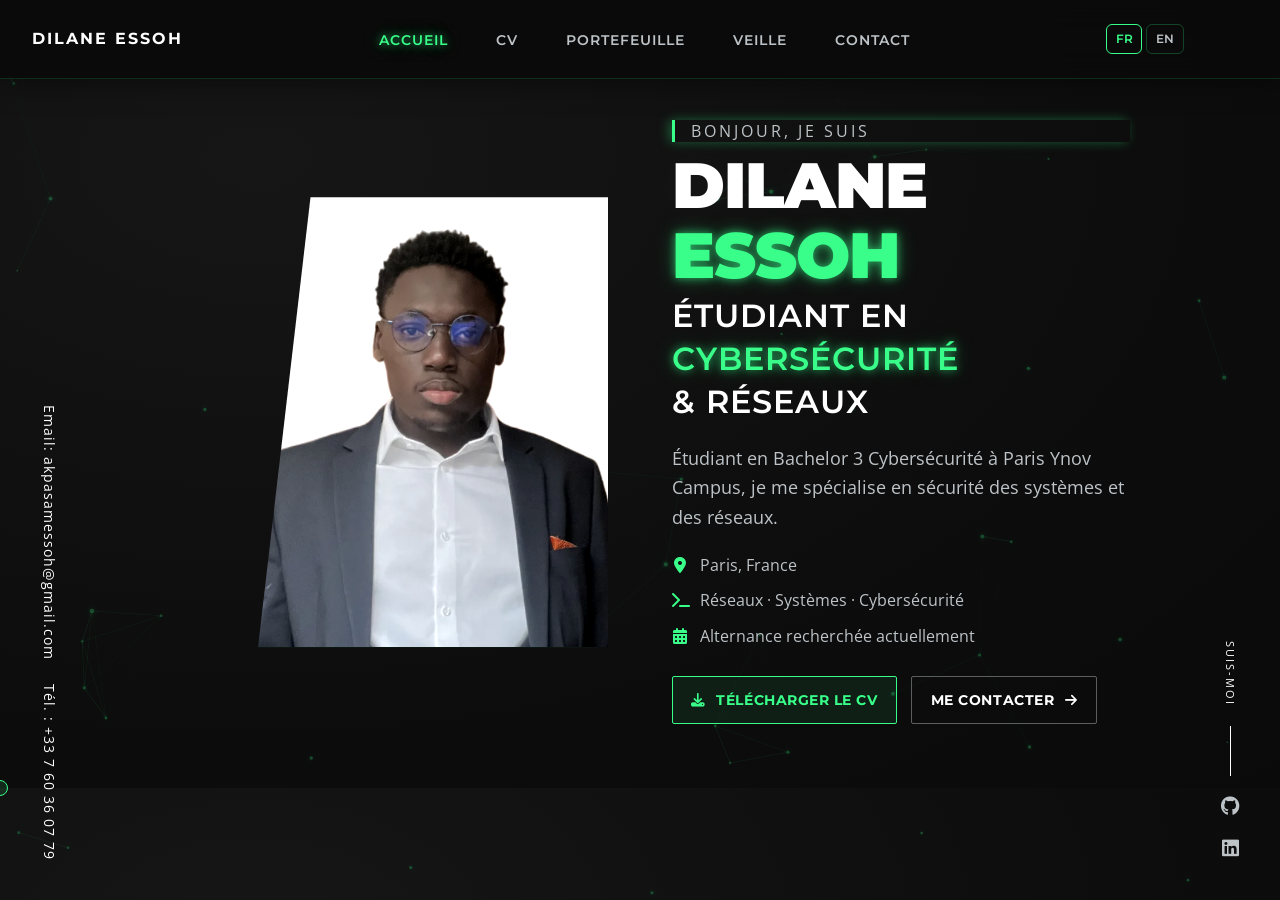
<file: index.html>
<!DOCTYPE html>
<html lang="fr">
<head>
    <meta charset="UTF-8">
    <meta name="viewport" content="width=device-width, initial-scale=1.0">
    <title>Dilane ESSOH - Portfolio</title>
    <link rel="preconnect" href="https://fonts.googleapis.com">
    <link rel="preconnect" href="https://fonts.gstatic.com" crossorigin>
    <link href="https://fonts.googleapis.com/css2?family=Montserrat:wght@600;700&family=Open+Sans:wght@400;600&family=Playfair+Display:ital@1&display=swap" rel="stylesheet">
    <link rel="stylesheet" href="https://cdnjs.cloudflare.com/ajax/libs/font-awesome/6.4.0/css/all.min.css">
    <link rel="stylesheet" href="./styles/style.css?v=20261015-network">
    <link rel="stylesheet" href="./styles/cyber-enhancements.css">
</head>
<body>

    <canvas id="networkCanvas"
        aria-hidden="true"
        style="position:fixed;top:0;left:0;width:100%;height:100%;z-index:0;pointer-events:none;opacity:0.35;display:block;"></canvas>

    <header>
        <a href="#maison" class="brand-name">Dilane <strong>ESSOH</strong></a>
        <nav aria-label="Navigation principale">
            <ul>
                <li><a href="#maison" class="active">Accueil</a></li>
                <li><a href="#cv">CV</a></li>
                <li><a href="#portefeuille" data-link>Portfolio</a></li>
                <li><a href="#blog">Veille</a></li>
                <li><a href="#contact">Contact</a></li>
            </ul>
        </nav>
        <div class="language-switch" role="group" aria-label="Choisir la langue">
            <button type="button" data-language="fr" aria-pressed="true">FR</button>
            <button type="button" data-language="en" aria-pressed="false">EN</button>
        </div>
    </header>

    <div class="contact-fixe">
        <a href="mailto:akpasamessoh@gmail.com">Email: akpasamessoh@gmail.com</a>
        <a href="tel:+33760360779">Tél. : +33 7 60 36 07 79</a>
    </div>

    <aside class="social-fixe">
        <div class="social-inner">
            <span class="vertical-label">Suis-moi</span>
            <div class="vertical-line"></div>
            <a href="https://github.com/idlane-max" target="_blank" rel="noopener noreferrer" aria-label="GitHub de Dilane ESSOH"><i class="fab fa-github"></i></a>
            <a href="https://linkedin.com/in/dilane-essoh" target="_blank" rel="noopener noreferrer" aria-label="LinkedIn de Dilane ESSOH"><i class="fab fa-linkedin"></i></a>
        </div>
    </aside>

    <main id="app-content" class="page-scroll">
        <div class="home-hero fade-in">
            <div class="hero-visual">
                <div class="image-cutout">
                    <img src="./assets/img-cv.png" alt="Dilane ESSOH">
                </div>
            </div>
            <div class="hero-content">
                <p class="greeting">Bonjour, je suis</p>
                <h1 class="hero-name">Dilane <span class="accent">ESSOH</span></h1>
                <h2 class="hero-title">Bachelor <span class="accent">Cybersécurité</span> &amp; Réseaux</h2>
                <p class="hero-desc">Étudiant en Bachelor 3 Cybersécurité · Paris Ynov Campus<br>Paris, France · Alternance recherchée actuellement</p>
                <div class="home-actions">
                    <a href="#cv" class="btn-primary">Voir mon CV</a>
                    <a href="#portefeuille" class="btn-secondary">Voir mes projets</a>
                </div>
                <div class="terminal-panel" aria-label="Terminal de présentation">
                    <div class="terminal-header" aria-hidden="true">
                        <span class="terminal-dot terminal-dot--red"></span>
                        <span class="terminal-dot terminal-dot--yellow"></span>
                        <span class="terminal-dot terminal-dot--green"></span>
                    </div>
                    <div class="terminal-body" aria-live="polite"><span class="prompt">$</span> whoami</div>
                </div>
            </div>
        </div>
    </main>

    <div class="cursor" aria-hidden="true"></div>

    <script src="./scripts/i18n.js?v=20261015-4"></script>
    <script src="./scripts/router.js?v=20261015"></script>
    <script src="./scripts/script.js?v=20261015"></script>
    <script src="./scripts/portefeuille.js?v=20261015"></script>
    <script src="./scripts/cyber-enhancements.js?v=20261015"></script>

    <script>
    (function () {
        const canvas = document.getElementById('networkCanvas');
        const ctx = canvas.getContext('2d');
        const PRIMARY = '57, 255, 138';
        let nodes = [];

        function resize() {
            canvas.width = window.innerWidth;
            canvas.height = window.innerHeight;
        }
        resize();
        window.addEventListener('resize', resize);

        function createNodes(n) {
            nodes = [];
            for (let i = 0; i < n; i++) {
                nodes.push({
                    x: Math.random() * canvas.width,
                    y: Math.random() * canvas.height,
                    vx: (Math.random() - 0.5) * 0.35,
                    vy: (Math.random() - 0.5) * 0.35,
                    r: Math.random() * 1.5 + 0.8
                });
            }
        }
        createNodes(55);

        function draw() {
            ctx.clearRect(0, 0, canvas.width, canvas.height);
            for (let i = 0; i < nodes.length; i++) {
                for (let j = i + 1; j < nodes.length; j++) {
                    const dx = nodes[i].x - nodes[j].x;
                    const dy = nodes[i].y - nodes[j].y;
                    const dist = Math.sqrt(dx * dx + dy * dy);
                    if (dist < 160) {
                        ctx.beginPath();
                        ctx.strokeStyle = `rgba(${PRIMARY}, ${(1 - dist / 160) * 0.45})`;
                        ctx.lineWidth = 0.6;
                        ctx.moveTo(nodes[i].x, nodes[i].y);
                        ctx.lineTo(nodes[j].x, nodes[j].y);
                        ctx.stroke();
                    }
                }
            }
            nodes.forEach(n => {
                ctx.beginPath();
                ctx.arc(n.x, n.y, n.r, 0, Math.PI * 2);
                ctx.fillStyle = `rgba(${PRIMARY}, 0.7)`;
                ctx.shadowColor = `rgba(${PRIMARY}, 0.9)`;
                ctx.shadowBlur = 6;
                ctx.fill();
                ctx.shadowBlur = 0;
                n.x += n.vx;
                n.y += n.vy;
                if (n.x < 0 || n.x > canvas.width) n.vx *= -1;
                if (n.y < 0 || n.y > canvas.height) n.vy *= -1;
            });
            requestAnimationFrame(draw);
        }
        draw();
    })();
    </script>
</body>
</html>
</file>
<file: styles/style.css>
/* Variables CSS de la Charte Graphique */
:root {
    --primary-color: #2ECC71;           /* Vert émeraude */
    --primary-bright: #39ff8a;          /* Vert neon hyper-fluorescent */
    --primary-glow: rgba(46, 204, 113, 0.55);   /* Halo vert */
    --primary-glow-soft: rgba(46, 204, 113, 0.15); /* Halo diffus */
    --bg-color: #111111;                /* Noir profond */
    --bg-alt: #0d0d0d;                  /* Fond sections alternées */
    --text-color: #FFFFFF;
    --secondary-text: #BDC3C7;

    --font-title: 'Montserrat', sans-serif;
    --font-body: 'Open Sans', sans-serif;
    --font-quote: 'Playfair Display', serif;

    /* Glows réutilisables */
    --glow-sm:  0 0 8px var(--primary-glow);
    --glow-md:  0 0 15px var(--primary-glow), 0 0 30px rgba(46,204,113,0.25);
    --glow-lg:  0 0 20px var(--primary-glow), 0 0 50px rgba(46,204,113,0.3), 0 0 80px rgba(46,204,113,0.1);
    --text-glow-sm: 0 0 8px rgba(46,204,113,0.8), 0 0 20px rgba(46,204,113,0.4);
    --text-glow-md: 0 0 10px rgba(46,204,113,1), 0 0 25px rgba(46,204,113,0.6), 0 0 50px rgba(46,204,113,0.3);
}

* {
    margin: 0;
    padding: 0;
    box-sizing: border-box;
}

body {
    background: radial-gradient(ellipse at 20% 20%, #161616 0%, #0d0d0d 60%, #0a0a0a 100%);
    color: var(--text-color);
    font-family: var(--font-body);
    margin: 0;
    overflow-x: hidden;
}

/* --- Navigation (Haut) --- */
header {
    position: fixed;
    top: 0;
    left: 0;
    display: flex;
    justify-content: space-between;
    align-items: center;
    padding: 1.5rem 6rem 1.5rem 2rem;
    width: 100%;
    z-index: 1000;
    background-color: rgba(10, 10, 10, 0.92);
    backdrop-filter: blur(16px);
    border-bottom: 1px solid rgba(46, 204, 113, 0.18);
    box-shadow: 0 2px 30px rgba(0, 0, 0, 0.5);
    transition: border-color 0.4s ease;
}
header:hover {
    border-bottom-color: rgba(46, 204, 113, 0.35);
}

nav ul {
    list-style: none;
    display: flex;
    gap: 3rem;
}

nav a {
    text-decoration: none;
    color: var(--secondary-text);
    font-family: var(--font-title);
    font-weight: 600;
    font-size: 0.9rem;
    text-transform: uppercase;
    letter-spacing: 1px;
    transition: color 0.3s ease;
}

nav a:hover, nav a.active {
    color: var(--primary-bright);
    text-shadow: var(--text-glow-sm);
}

.brand-name {
    font-family: var(--font-title);
    font-weight: 700;
    font-size: 1.0rem;
    letter-spacing: 2px;
    color: var(--text-color);
    white-space: nowrap;
    text-transform: uppercase;
    text-decoration: none;
    transition: text-shadow 0.3s ease;
}
.brand-name:hover {
    text-shadow: var(--text-glow-sm);
    color: var(--primary-bright);
}

/* --- Contact Bas Gauche Fixe --- */
.contact-fixe {
    position: fixed;
    bottom: 40px;
    left: 40px;
    z-index: 1000;
    display: flex;
    gap: 1.5rem;
    writing-mode: vertical-rl;
    text-orientation: mixed;
}

.contact-fixe a {
    color: var(--text-color);
    font-size: 0.85rem;
    margin: 0;
    font-family: var(--font-body);
    letter-spacing: 1px;
    text-decoration: none;
    transition: color 0.3s ease;
}

.contact-fixe a:hover {
    color: var(--primary-bright);
    text-shadow: var(--text-glow-sm);
}

/* --- Réseaux Sociaux Droite Fixes --- */
.social-fixe {
    position: fixed;
    right: 40px;
    bottom: 40px;
    z-index: 1000;
}

.social-inner {
    display: flex;
    flex-direction: column;
    align-items: center;
    gap: 20px;
}

.vertical-label {
    writing-mode: vertical-rl;
    color: var(--text-color);
    text-transform: uppercase;
    font-size: 0.7rem;
    letter-spacing: 2px;
}

.vertical-line {
    width: 1px;
    height: 50px;
    background: var(--text-color);
}

.social-fixe i {
    color: var(--secondary-text);
    font-size: 1.2rem;
    transition: all 0.3s ease;
}

.social-fixe i:hover {
    color: var(--primary-bright);
    filter: drop-shadow(0 0 6px var(--primary-glow)) drop-shadow(0 0 14px rgba(46,204,113,0.4));
    transform: scale(1.2);
}

h1 {
    font-family: var(--font-title);
    font-size: 2.5rem;
    margin-bottom: 1rem;
    line-height: 1.2;
}

.accent {
    color: var(--primary-bright);
    text-shadow: var(--text-glow-sm);
}

/* --- Animations --- */
@keyframes fadeEffect {
    from { opacity: 0; transform: translateY(10px); }
    to { opacity: 1; transform: translateY(0); }
}

.fade-in {
    animation: fadeEffect 1.5s ease-out;
}

/* --- Styles pour les différentes pages --- */
#app-content {
    position: relative;
    z-index: 1;
    padding: 120px 150px 2rem 150px;
    animation: fadeEffect 0.5s ease-out;
}

/* CV Page */
.cv-container {
    max-width: 1200px;
    margin: 0 auto;
}

.cv-container h1 {
    margin-bottom: 2rem;
}

/* Portfolio Page */


/* Responsive design */
@media (max-width: 768px) {
    /* Masquer les éléments fixes sur mobile pour libérer de l'espace */
    .contact-fixe,
    .social-fixe {
        display: none;
    }

    header {
        padding: 1rem;
        flex-direction: column;
        background-color: #1C1C1C;
    }

    nav ul {
        gap: 1rem;
        flex-wrap: wrap;
        justify-content: center;
        margin-top: 1rem;
    }

    nav a {
        font-size: 0.75rem;
    }

    .contact-content {
        grid-template-columns: 1fr;
        gap: 1.5rem;
    }

    .projects-grid {
        grid-template-columns: 1fr;
    }

    #app-content {
        padding: 160px 1rem 1rem 1rem;
    }
}

/* --- Styles spécifiques pour la nouvelle page CV --- */
.cv-header-grid {
    display: grid;
    grid-template-columns: 1fr 2fr;
    gap: 4rem;
    align-items: center; /* Centré verticalement comme la Hero section */
    margin-bottom: 4rem;
}

.photo-container-large {
    max-width: 200px;
    margin: 0 auto;
}

.photo-container-large img {
    width: 100%;
    height: auto;
    border-radius: 5px; /* Rayon plus petit selon l'inspiration */
    border: none; /* Plus épuré */
    box-shadow: 0 10px 30px rgba(0, 0, 0, 0.5);
    object-fit: cover;
}

.cv-presentation-section {
    display: flex;
    flex-direction: column;
    gap: 1rem;
}

.cv-title {
    font-family: var(--font-title);
    font-size: 2.5rem; /* Plus grand */
    font-weight: 700;
    text-transform: uppercase;
    letter-spacing: 0.05em;
    line-height: 1.2;
    margin-bottom: 0.5rem;
}

.cv-subtitle {
    font-family: var(--font-body);
    font-size: 1.2rem;
    color: var(--text-color);
    font-weight: 600;
    margin-bottom: 1.5rem;
}

.cv-bio {
    font-family: var(--font-body);
    font-style: normal;
    font-size: 1rem;
    color: var(--secondary-text);
    border-left: 2px solid var(--primary-color); /* Ligne d'accent verticale */
    padding-left: 2rem;
    margin: 1.5rem 0 2.5rem 0;
    line-height: 1.8;
}

.cv-details-grid {
    display: grid;
    grid-template-columns: 1fr;
    gap: 1.5rem;
}



.info-item {
    display: flex;
    align-items: center;
    gap: 1rem;
    color: var(--secondary-text);
    font-size: 0.95rem;
}

.download-btn {
    display: inline-block;
    background-color: var(--primary-color);
    color: var(--bg-color);
    padding: 1rem 2.5rem;
    font-family: var(--font-title);
    font-weight: 700;
    text-transform: uppercase;
    text-decoration: none;
    border-radius: 50px;
    transition: all 0.3s ease;
    letter-spacing: 1px;
}

.download-btn:hover {
    background-color: transparent;
    color: var(--primary-color);
    box-shadow: 0 0 20px rgba(46, 204, 113, 0.4);
    border: 2px solid var(--primary-color);
    transform: translateY(-3px);
    padding: calc(1rem - 2px) calc(2.5rem - 2px);
}

.download-section-left {
    text-align: left;
}

/* Responsive CV */
@media (max-width: 768px) {
    .cv-header-grid {
        grid-template-columns: 1fr;
        gap: 2rem;
        text-align: center;
    }

    .photo-container-large {
        max-width: 250px;
        margin: 0 auto;
    }

    .cv-bio {
        border-left: none;
        border-top: 3px solid var(--primary-color);
        padding-left: 0;
        padding-top: 1rem;
    }

    .cv-detail-block h3 {
        justify-content: center;
    }

    .info-grid {
        justify-items: center;
    }
    
    .col-6 {
        width: 100%; /* Pleine largeur sur mobile */
    }
}

/* --- Styles pour la nouvelle section Contact CV --- */
.cv-contact-specific {
    margin-top: 2rem;
    padding-top: 1.5rem;
    border-top: 1px solid rgba(46, 204, 113, 0.2);
}

.label-green {
    color: var(--primary-bright);
    font-weight: 700;
    margin-right: 0.5rem;
    text-shadow: var(--text-glow-sm);
}

.residence-line, .residence-line a:hover {
    font-size: 1.1rem;
    margin-bottom: 0.5rem;
    color: var(--text-color);
}

.contact-line {
    color: var(--secondary-text);
    font-size: 1rem;
    margin-bottom: 1rem;
}

.cv-contact-specific a {
    color: var(--secondary-text);
    text-decoration: none;
    transition: all 0.3s ease;
}

.cv-contact-specific a:hover {
    color: var(--primary-bright);
    text-shadow: var(--text-glow-sm);
}

 

.titre-section {
    font-family: var(--font-title);
    color: var(--primary-bright);
    font-size: 2rem;
    margin-bottom: 2rem;
    text-transform: uppercase;
    letter-spacing: 2px;
    text-shadow: var(--text-glow-sm);
    position: relative;
    display: inline-block;
}
.titre-section::after {
    content: '';
    position: absolute;
    left: 0;
    bottom: -8px;
    width: 60px;
    height: 2px;
    background: var(--primary-bright);
    box-shadow: var(--glow-sm);
    border-radius: 2px;
}

.row {
    display: flex;
    flex-wrap: wrap;
    margin: 0 -1rem; /* Compensation du padding des colonnes */
}

.col-6 {
    width: 50%;
    padding: 0 1rem;
    margin-bottom: 2rem;
}



.tags span {
    background-color: var(--primary-color);
    color: var(--bg-color);
    padding: 0.3rem 0.8rem;
    border-radius: 4px;
    font-size: 0.8rem;
    font-weight: 600;
}

/* --- Styles pour la section Langues --- */
.section-langues {
    margin-top: 4rem;
    padding-top: 2rem;
    border-top: 1px solid rgba(255, 255, 255, 0.1);
}

.langues-container {
    max-width: 800px;
    margin: 0 auto;
}

.langue-item {
    margin-bottom: 1.5rem;
}

.langue-info {
    display: flex;
    justify-content: space-between;
    margin-bottom: 0.5rem;
    color: var(--text-color);
    font-weight: 600;
}

/* --- Styles pour la section Compétences Programmation (Cercles) --- */
.section-prog {
    margin-top: 4rem;
    padding-top: 2rem;
    border-top: 1px solid rgba(255, 255, 255, 0.1);
}

.circles-container {
    display: flex;
    flex-wrap: wrap;
    justify-content: center;
    gap: 3rem;
    margin-top: 2rem;
}

.circle-item {
    display: flex;
    flex-direction: column;
    align-items: center;
    text-align: center;
}

.circle-wrap {
    position: relative;
    width: 120px;
    height: 120px;
}

.circle-wrap svg {
    transform: rotate(-90deg);
}

.circle-bg {
    fill: none;
    stroke: rgba(255, 255, 255, 0.1);
    stroke-width: 10;
}

.circle-progress {
    fill: none;
    stroke: var(--primary-color);
    stroke-width: 10;
    stroke-dasharray: 339;
    stroke-linecap: round;
    transition: stroke-dashoffset 1s ease-in-out;
}

.circle-number {
    position: absolute;
    top: 50%;
    left: 50%;
    transform: translate(-50%, -50%);
    font-family: var(--font-title);
    font-size: 1.2rem;
    font-weight: 700;
    color: var(--text-color);
}

.circle-label {
    margin-top: 1rem;
    font-family: var(--font-body);
    font-weight: 600;
    color: var(--secondary-text);
    line-height: 1.4;
}

/* --- Styles pour la section Connaissances --- */
.section-connaissances {
    margin-top: 4rem;
    padding-top: 2rem;
    border-top: 1px solid rgba(255, 255, 255, 0.1);
    padding-bottom: 4rem;
}

.liste-expertises {
    list-style: none;
    padding: 0;
}

.liste-expertises li {
    display: flex;
    align-items: center;
    margin-bottom: 1.5rem;
    background-color: rgba(255, 255, 255, 0.03);
    padding: 1rem;
    border-radius: 8px;
    border-left: 3px solid var(--primary-color);
    transition: transform 0.3s ease;
}

.liste-expertises li:hover {
    transform: translateX(10px);
    background-color: rgba(46, 204, 113, 0.1);
}

.liste-expertises i {
    color: var(--primary-color);
    font-size: 1.5rem;
    margin-right: 1rem;
    width: 30px;
    text-align: center;
}

.liste-expertises span {
    color: var(--text-color);
    font-size: 1rem;
    font-weight: 600;
}

/* --- Styles pour les sections Education et Expériences --- */
.section-education,
.section-experiences {
    margin-top: 4rem;
    padding-top: 2rem;
    border-top: 1px solid rgba(255, 255, 255, 0.1);
}

.cv-list {
    list-style: none;
    padding-left: 0;
    margin-top: 0.5rem;
}

.cv-list li {
    position: relative;
    padding-left: 1.5rem;
    margin-bottom: 0.5rem;
    color: var(--secondary-text);
    line-height: 1.6;
}

.cv-list li::before {
    content: '•';
    color: var(--primary-color);
    position: absolute;
    left: 0;
    font-weight: bold;
}

/* --- Styles pour les Cartes Expérience & Education --- */
.experience-grid {
    display: grid;
    grid-template-columns: 1fr;
    gap: 1.5rem;
}

.experience-card {
    background-color: rgba(255, 255, 255, 0.03);
    border: 1px solid rgba(46, 204, 113, 0.2);
    border-radius: 10px;
    padding: 1.5rem;
    transition: all 0.3s ease;
    position: relative;
    overflow: hidden;
}

.experience-card:hover {
    transform: translateY(-3px);
    box-shadow: var(--glow-md), 0 8px 25px rgba(0,0,0,0.4);
    border-color: var(--primary-bright);
}

.exp-header {
    display: flex;
    gap: 1.5rem;
    align-items: flex-start;
    margin-bottom: 1rem;
}

.exp-icon {
    background-color: rgba(46, 204, 113, 0.08);
    color: var(--primary-bright);
    min-width: 50px;
    height: 50px;
    border-radius: 12px;
    display: flex;
    align-items: center;
    justify-content: center;
    font-size: 1.5rem;
    border: 1px solid rgba(46, 204, 113, 0.2);
    transition: all 0.3s ease;
    filter: drop-shadow(0 0 4px rgba(46,204,113,0.3));
}
.experience-card:hover .exp-icon {
    background-color: rgba(46, 204, 113, 0.15);
    filter: drop-shadow(0 0 8px rgba(46,204,113,0.7));
    border-color: var(--primary-bright);
}

.exp-info {
    flex: 1;
}

.exp-info h3 {
    font-family: var(--font-title);
    font-size: 1.2rem;
    color: var(--text-color);
    margin-bottom: 0.3rem;
}

.exp-role {
    display: block;
    color: var(--primary-bright);
    font-weight: 600;
    font-size: 0.9rem;
    margin-bottom: 0.2rem;
    text-shadow: 0 0 6px rgba(46,204,113,0.5);
}

.exp-date {
    display: block;
    color: var(--secondary-text);
    font-size: 0.9rem;
    font-style: italic;
}

.exp-details {
    list-style: none;
    padding: 0.8rem 0 0 0;
    margin: 0;
    border-top: 1px solid rgba(46, 204, 113, 0.1);
}

.exp-details li {
    position: relative;
    padding-left: 1.5rem;
    margin-bottom: 0.5rem;
    color: var(--secondary-text);
    font-size: 0.95rem;
    line-height: 1.6;
}

.exp-details li::before {
    content: '▹';
    color: var(--primary-bright);
    text-shadow: 0 0 6px rgba(46,204,113,0.8);
    position: absolute;
    left: 0;
    font-weight: bold;
}

/* --- Styles pour la section Intérêts --- */
.section-interets {
    margin-top: 4rem;
    padding-top: 2rem;
    border-top: 1px solid rgba(255, 255, 255, 0.1);
    padding-bottom: 4rem;
}
 
.interet-card {
    background-color: rgba(255, 255, 255, 0.03);
    border: 1px solid rgba(46, 204, 113, 0.2);
    border-radius: 10px;
    padding: 1.5rem;
    height: 100%;
    text-align: center;
    transition: transform 0.3s ease, box-shadow 0.3s ease;
}

.interet-card:hover {
    transform: translateY(-5px);
    box-shadow: var(--glow-md), 0 10px 30px rgba(0,0,0,0.5);
    border-color: var(--primary-bright);
}

.interet-icon {
    font-size: 2.5rem;
    color: var(--primary-bright);
    margin-bottom: 1rem;
    filter: drop-shadow(0 0 6px rgba(46,204,113,0.6));
    transition: filter 0.3s ease;
}
.interet-card:hover .interet-icon {
    filter: drop-shadow(0 0 12px rgba(46,204,113,0.9));
}

.interet-card h3 {
    font-family: var(--font-title);
    font-size: 1.2rem;
    color: var(--text-color);
    margin-bottom: 0.5rem;
}

.interet-card p {
    color: var(--secondary-text);
    font-size: 0.95rem;
    line-height: 1.6;
}

/* --- Animations Page CV --- */
@keyframes slideInUp {
    from {
        opacity: 0;
        transform: translateY(30px);
    }
    to {
        opacity: 1;
        transform: translateY(0);
    }
}

.cv-header-grid,
.section-education,
.section-experiences,
.section-langues,
.section-prog,
.section-connaissances,
.section-interets {
    opacity: 0; /* Caché au départ */
    animation: slideInUp 0.8s ease-out forwards;
}

/* Délais en cascade pour un effet fluide */
.cv-header-grid { animation-delay: 0.1s; }
.section-education { animation-delay: 0.3s; }
.section-experiences { animation-delay: 0.5s; }
.section-langues { animation-delay: 0.7s; }
.section-prog { animation-delay: 0.9s; }
.section-connaissances { animation-delay: 1.1s; }
.section-interets { animation-delay: 1.3s; }

/* --- Animations Portfolio (Cascade) --- */
.project-card {
    opacity: 0;
    animation: slideInUp 0.8s ease-out forwards;
}
.project-card:nth-child(1) { animation-delay: 0.1s; }
.project-card:nth-child(2) { animation-delay: 0.2s; }
.project-card:nth-child(3) { animation-delay: 0.3s; }
.project-card:nth-child(4) { animation-delay: 0.4s; }

/* --- Animations Contact (Cascade) --- */
.contact-info-box,
.contact-form-box {
    opacity: 0;
    animation: slideInUp 0.8s ease-out forwards;
}
.contact-info-box { animation-delay: 0.1s; }
.contact-form-box { animation-delay: 0.3s; }

/* --- Titre BLOG Massif --- */
.big-title {
    font-family: var(--font-title);
    font-weight: 900;
    font-size: clamp(3rem, 10vw, 10rem);
    color: var(--primary-bright);
    text-shadow: var(--text-glow-md);
    letter-spacing: 0.1em;
    margin: 0;
    line-height: 1;
    text-transform: uppercase;
    text-align: center;
}

/* --- Sous-titre "Prochainement" --- */
.status-label {
    font-family: var(--font-body);
    font-size: clamp(0.75rem, 2vw, 1.2rem);
    color: var(--secondary-text);
    text-align: center;
    margin-top: 0.5rem;
    letter-spacing: 0.3em;
    text-transform: capitalize;
}

/* --- Custom Cursor --- */
@keyframes cursorPulse {
    0%, 100% { box-shadow: 0 0 4px var(--primary-glow), 0 0 10px rgba(46,204,113,0.3); }
    50%       { box-shadow: 0 0 10px var(--primary-glow), 0 0 25px rgba(46,204,113,0.5); }
}
.cursor {
    width: 16px;
    height: 16px;
    border: 1.5px solid var(--primary-bright);
    background-color: rgba(57, 255, 138, 0.12);
    border-radius: 50%;
    position: fixed;
    pointer-events: none;
    z-index: 9999;
    transform: translate(-50%, -50%);
    transition: transform 0.08s ease, width 0.2s ease, height 0.2s ease;
    animation: cursorPulse 2s ease-in-out infinite;
}
.cursor.hover {
    width: 32px;
    height: 32px;
    background-color: rgba(57, 255, 138, 0.06);
}

@media (hover: none), (pointer: coarse) {
    .cursor {
        display: none;
    }
}

/* --- Nouveau Design Home Hero (Cyberpunk/Minimalist) --- */
.home-hero {
    display: flex;
    align-items: center;
    justify-content: center;
    gap: 4rem;
    min-height: 65vh;
    margin-bottom: 2rem;
}

.hero-visual {
    flex: 1;
    display: flex;
    justify-content: flex-end;
}

.image-cutout {
    position: relative;
    width: 350px;
    height: 450px;
    clip-path: polygon(15% 0, 100% 0, 100% 100%, 0% 100%);
    overflow: hidden;
    box-shadow: -10px 10px 0px rgba(57,255,138,0.12), -20px 20px 40px rgba(46,204,113,0.06);
    transition: box-shadow 0.4s ease;
}
.image-cutout:hover {
    box-shadow: -10px 10px 0px rgba(57,255,138,0.25), -20px 20px 60px rgba(46,204,113,0.15);
}

.image-cutout img {
    width: 100%;
    height: 100%;
    object-fit: cover;
    transform: scale(1.1);
    transition: transform 0.5s ease, filter 0.5s ease;
    filter: grayscale(30%) contrast(1.1); /* Look studio cinématique */
}

.image-cutout:hover img {
    transform: scale(1.0);
    filter: grayscale(0%) contrast(1.0);
}

.hero-content {
    flex: 1;
    text-align: left;
}

.greeting {
    font-family: var(--font-body);
    font-size: 1rem;
    color: var(--secondary-text);
    margin-bottom: 0.5rem;
    text-transform: uppercase;
    letter-spacing: 3px;
    border-left: 3px solid var(--primary-bright);
    box-shadow: -3px 0 12px rgba(46,204,113,0.4);
    padding-left: 1rem;
}

.hero-name {
    font-size: clamp(2.5rem, 5vw, 4rem);
    font-weight: 900;
    margin-bottom: 0.2rem;
    line-height: 1.1;
    letter-spacing: -1px;
    color: var(--text-color);
    text-transform: uppercase;
    text-shadow: 0 0 60px rgba(255,255,255,0.05);
}

.hero-title {
    font-family: var(--font-title);
    font-size: 2rem;
    color: var(--text-color);
    margin-bottom: 1.5rem;
    font-weight: 600;
    text-transform: uppercase;
    letter-spacing: 1px;
}

.hero-desc {
    font-size: 1.1rem;
    color: var(--secondary-text);
    max-width: 550px;
    line-height: 1.7;
    margin-bottom: 1.5rem;
}

.about-preview p {
    color: var(--secondary-text);
    border-top: 1px solid rgba(46, 204, 113, 0.2);
    padding-top: 1rem;
    max-width: 500px;
    line-height: 1.7;
}

.hero-content {
    max-width: 620px;
}

.hero-title {
    line-height: 1.35;
    margin-bottom: 1.25rem;
}

.hero-desc {
    margin-bottom: 1.25rem;
}

.hero-details {
    display: grid;
    gap: 0.7rem;
    margin: 0 0 1.8rem;
    color: var(--secondary-text);
    list-style: none;
}

.hero-details li {
    display: flex;
    align-items: center;
    gap: 0.75rem;
    line-height: 1.5;
}

.hero-details i {
    width: 1rem;
    color: var(--primary-bright);
    text-align: center;
}

.hero-actions {
    display: flex;
    flex-wrap: wrap;
    gap: 0.9rem;
}

.hero-button {
    display: inline-flex;
    min-height: 48px;
    align-items: center;
    justify-content: center;
    gap: 0.65rem;
    padding: 0.8rem 1.15rem;
    border: 1px solid var(--primary-bright);
    border-radius: 2px;
    color: var(--primary-bright);
    font-family: var(--font-title);
    font-size: 0.85rem;
    font-weight: 700;
    letter-spacing: 0.04em;
    text-decoration: none;
    text-transform: uppercase;
    transition: color 0.2s ease, background-color 0.2s ease, box-shadow 0.2s ease, transform 0.2s ease;
}

.hero-button-primary {
    background: rgba(57, 255, 138, 0.08);
}

.hero-button-secondary {
    border-color: rgba(189, 195, 199, 0.45);
    color: var(--text-color);
}

.hero-button:hover {
    transform: translateY(-2px);
    background: var(--primary-bright);
    border-color: var(--primary-bright);
    color: #07110b;
    box-shadow: 0 0 12px rgba(57, 255, 138, 0.45), 0 0 28px rgba(57, 255, 138, 0.18);
}

.hero-button:focus-visible {
    outline: 2px solid var(--primary-bright);
    outline-offset: 4px;
}

/* Responsive pour le Hero */
@media (max-width: 992px) {
    .home-hero {
        flex-direction: column;
        text-align: center;
        gap: 2rem;
    }
    
    .hero-visual {
        justify-content: center;
    }
    
    .hero-content {
        text-align: center;
        display: flex;
        flex-direction: column;
        align-items: center;
    }

    .hero-details li {
        justify-content: center;
    }
    
    .greeting {
        border-left: none;
        border-bottom: 3px solid var(--primary-color);
        padding-left: 0;
        padding-bottom: 0.5rem;
    }
    
    .image-cutout {
        width: 280px;
        height: 350px;
    }
    
    .hero-name {
        font-size: 1.5rem;
    }
}

@media (max-width: 480px) {
    .hero-actions {
        width: 100%;
        flex-direction: column;
    }

    .hero-button {
        width: 100%;
    }
}

    .portfolio-header { text-align: left; margin-bottom: 3rem; }
    .portfolio-header .section-title { font-family: var(--font-title); font-size: 2.5rem; color: var(--text-color); margin-bottom: 0.5rem; }
    .portfolio-header .accent { color: var(--primary-color); }
    .section-subtitle { color: var(--secondary-text); font-size: 1rem; max-width: 800px; line-height: 1.5; }

    .project-filters { display: flex; flex-wrap: wrap; gap: 0.65rem; margin: 0 0 2rem; }
    .project-filter { background: rgba(17, 17, 17, 0.8); border: 1px solid #3a3a3a; border-radius: 2px; color: var(--secondary-text); padding: 0.65rem 1rem; cursor: pointer; font-family: var(--font-title); font-size: 0.82rem; font-weight: 600; letter-spacing: 0.03em; transition: color 0.2s ease, border-color 0.2s ease, background-color 0.2s ease, box-shadow 0.2s ease; }
    .project-filter:hover, .project-filter.active { background: rgba(57, 255, 138, 0.08); border-color: var(--primary-bright); color: var(--primary-bright); box-shadow: 0 0 10px rgba(57, 255, 138, 0.12); }
    .project-filter:focus-visible { outline: 2px solid var(--primary-bright); outline-offset: 3px; }

    .projects-grid { display: grid; grid-template-columns: repeat(auto-fill, minmax(320px, 1fr)); gap: 2rem; }

    .project-card { background-color: #222222; border: 1px solid #333333; border-radius: 12px; overflow: hidden; display: flex; flex-direction: column; transition: opacity 0.22s ease, transform 0.22s ease, border-color 0.3s ease, box-shadow 0.3s ease; }
    .project-card[hidden] { display: none !important; }
    .project-card.has-been-filtered { animation: none; opacity: 1; transform: none; }
    .project-card.is-filtering-out, .project-card.is-filtering-in { opacity: 0; transform: translateY(8px); }
    .project-card:hover { transform: translateY(-5px); border-color: rgba(46, 204, 113, 0.5); box-shadow: 0 10px 20px rgba(0, 0, 0, 0.4); }

    .card-icon-wrapper { background-color: #1a1a1a; border-bottom: 1px solid #333333; padding: 3rem 0; display: flex; justify-content: center; align-items: center; transition: background-color 0.3s ease; }
    .card-icon-wrapper i { font-size: 4.5rem; color: var(--primary-color); transition: transform 0.3s ease; }
    .project-card:hover .card-icon-wrapper i { transform: scale(1.1); }

    .project-content { padding: 1.8rem; flex-grow: 1; display: flex; flex-direction: column; }
    .project-header h3 { font-family: var(--font-title); font-size: 1.25rem; color: var(--text-color); margin-bottom: 0.5rem; font-weight: 700; line-height: 1.3; }
    .tech-stack { color: var(--primary-color); font-size: 0.85rem; margin-bottom: 1.2rem; font-weight: 600; }
    .project-description { color: #a0a0a0; font-size: 0.95rem; line-height: 1.6; margin-bottom: 1.5rem; flex-grow: 1; }

    /* Conteneur des boutons */
    .project-links-container { display: flex; gap: 0.8rem; margin-top: auto; flex-wrap: wrap; }
    
    .btn-details { background: transparent; color: #d1d1d1; border: 1px solid var(--primary-color); padding: 0.5rem 1.2rem; border-radius: 50px; cursor: pointer; font-family: var(--font-body); font-weight: 600; font-size: 0.9rem; display: inline-flex; align-items: center; gap: 0.6rem; transition: all 0.3s ease; }
    .btn-details i { color: var(--primary-color); font-size: 1rem; }
    .btn-details:hover { background-color: rgba(46, 204, 113, 0.1); color: var(--text-color); box-shadow: 0 0 10px rgba(46, 204, 113, 0.2); }

    /* Bouton externe (Github/Site) */
    .btn-external { background: transparent; color: #a0a0a0; border: 1px solid #444; padding: 0.5rem 1.2rem; border-radius: 50px; text-decoration: none; font-family: var(--font-body); font-weight: 600; font-size: 0.9rem; display: inline-flex; align-items: center; gap: 0.6rem; transition: all 0.3s ease; }
    .btn-external:hover { background-color: #333; color: #fff; border-color: #666; }

    /* Modales */
    .modal-overlay { display: none; position: fixed; top: 0; left: 0; width: 100%; height: 100%; background: rgba(0, 0, 0, 0.85); backdrop-filter: blur(5px); z-index: 9999; justify-content: center; align-items: center; opacity: 0; transition: opacity 0.3s ease; }
    .modal-overlay.active { display: flex; opacity: 1; }
    .modal-content { background: linear-gradient(145deg, #151a17, #0d0d0d 65%); border: 1px solid rgba(57, 255, 138, 0.55); border-radius: 3px; width: min(92%, 860px); max-height: 88vh; overflow-y: auto; padding: clamp(1.25rem, 4vw, 2.5rem); position: relative; transform: translateY(20px); transition: transform 0.3s ease; box-shadow: 0 18px 55px rgba(0, 0, 0, 0.65), 0 0 30px rgba(46, 204, 113, 0.12); }
    .modal-overlay.active .modal-content { transform: translateY(0); }
    .close-btn { position: absolute; top: 1rem; right: 1rem; display: grid; place-items: center; width: 2.5rem; height: 2.5rem; border: 1px solid rgba(57, 255, 138, 0.3); border-radius: 2px; background: transparent; color: var(--primary-bright); font-size: 1.7rem; line-height: 1; cursor: pointer; transition: color 0.2s ease, border-color 0.2s ease, background-color 0.2s ease; }
    .close-btn:hover, .close-btn:focus-visible { color: #07110b; border-color: var(--primary-bright); background: var(--primary-bright); }
    .close-btn:focus-visible { outline: 2px solid var(--primary-bright); outline-offset: 3px; }
    .modal-title { color: var(--primary-bright); font-family: var(--font-title); font-size: clamp(1.35rem, 3vw, 1.9rem); line-height: 1.25; margin: 0 3.25rem 1.25rem 0; padding-bottom: 1.1rem; border-bottom: 1px solid rgba(46, 204, 113, 0.35); text-shadow: 0 0 15px rgba(57, 255, 138, 0.16); }
    .modal-overview { display: grid; grid-template-columns: minmax(0, 1.4fr) minmax(220px, 1fr); gap: 1rem; margin-bottom: 1.5rem; }
    .modal-overview-section { min-width: 0; padding: 1rem 1.1rem; border: 1px solid rgba(189, 195, 199, 0.12); border-left: 2px solid rgba(57, 255, 138, 0.65); background: rgba(255, 255, 255, 0.025); }
    .modal-overview h3 { margin: 0 0 0.65rem; color: var(--primary-bright); font-family: var(--font-title); font-size: 0.82rem; letter-spacing: 0.08em; text-transform: uppercase; }
    .modal-summary p { color: var(--secondary-text); font-size: 0.95rem; line-height: 1.7; }
    .technology-tags { display: flex; flex-wrap: wrap; gap: 0.45rem; list-style: none; padding: 0; }
    .technology-tags li { padding: 0.3rem 0.55rem; border: 1px solid rgba(57, 255, 138, 0.22); background: rgba(57, 255, 138, 0.06); color: #d9e5dc; font-size: 0.78rem; line-height: 1.35; }
    .modal-project-links { grid-column: 1 / -1; }
    .modal-project-links .project-links-container { margin: 0; }
    .modal-body { padding-top: 0.15rem; }
    .modal-body h4 { display: flex; align-items: center; gap: 0.65rem; color: var(--text-color); font-family: var(--font-title); margin: 1.65rem 0 0.7rem; padding-bottom: 0.55rem; border-bottom: 1px solid rgba(189, 195, 199, 0.14); font-size: 1rem; }
    .modal-body h4::before { content: ''; width: 3px; height: 1rem; background: var(--primary-bright); box-shadow: 0 0 8px rgba(57, 255, 138, 0.5); }
    .cyber-subtitle { color: var(--primary-color) !important; text-transform: uppercase; letter-spacing: 1px; font-size: 1rem !important; }
    .modal-list { list-style: none; padding: 0 0 0 0.25rem; color: var(--secondary-text); line-height: 1.7; }
    .modal-list li { position: relative; padding-left: 1.4rem; margin-bottom: 0.7rem; }
    .modal-list li::before { content: '▹'; color: var(--primary-color); position: absolute; left: 0; font-weight: bold; }
    .modal-body p { color: var(--secondary-text); line-height: 1.7; margin: 1rem 0; }
    .modal-body code { padding: 0.12rem 0.35rem; border: 1px solid rgba(57, 255, 138, 0.15); background: rgba(57, 255, 138, 0.06); color: var(--primary-bright); }

    @media (max-width: 600px) {
        .modal-overview { grid-template-columns: 1fr; }
        .modal-project-links { grid-column: auto; }
        .modal-content { max-height: 92vh; }
    }

    /* --- Mise en page Contact --- */
.contact-container {
    max-width: 1100px;
    margin: 0 auto;
}

.contact-grid {
    display: grid;
    grid-template-columns: 1fr 1.5fr; /* La colonne formulaire est un peu plus large */
    gap: 3rem;
    margin-top: 2rem;
}

/* --- Cartes d'information (Gauche) --- */
.contact-info-col {
    display: flex;
    flex-direction: column;
    gap: 1.5rem;
}

.contact-card {
    background-color: #222222;
    border: 1px solid #333333;
    border-radius: 12px;
    padding: 1.5rem;
    display: flex;
    align-items: center;
    gap: 1.5rem;
    transition: transform 0.3s ease, border-color 0.3s ease, box-shadow 0.3s ease;
}

.contact-card:hover {
    transform: translateX(10px);
    border-color: rgba(46, 204, 113, 0.5);
    box-shadow: 0 10px 20px rgba(0, 0, 0, 0.3);
}

.contact-icon {
    background-color: #1a1a1a;
    width: 60px;
    height: 60px;
    border-radius: 10px;
    display: flex;
    justify-content: center;
    align-items: center;
    font-size: 1.5rem;
    color: var(--primary-color);
    border: 1px solid #333333;
}

.contact-text h3 {
    font-family: var(--font-title);
    font-size: 1rem;
    color: var(--secondary-text);
    text-transform: uppercase;
    letter-spacing: 1px;
    margin-bottom: 0.3rem;
}

.contact-text a, .contact-text p {
    color: var(--text-color);
    font-size: 1.1rem;
    font-weight: 600;
    text-decoration: none;
    transition: color 0.3s ease;
}

.contact-text a:hover {
    color: var(--primary-color);
}

/* --- Formulaire (Droite) --- */
.form-wrapper {
    background-color: #222222;
    border: 1px solid #333333;
    border-radius: 12px;
    padding: 2.5rem;
}

.form-title {
    font-family: var(--font-title);
    color: var(--text-color);
    font-size: 1.5rem;
    margin-bottom: 2rem;
    border-bottom: 1px solid #333333;
    padding-bottom: 1rem;
}

.form-group {
    margin-bottom: 1.5rem;
}

.form-group label {
    display: block;
    color: var(--secondary-text);
    margin-bottom: 0.5rem;
    font-size: 0.9rem;
    font-weight: 600;
}

#cyber-contact-form input,
#cyber-contact-form textarea {
    width: 100%;
    background-color: #1a1a1a;
    border: 1px solid #333333;
    border-radius: 8px;
    padding: 1rem;
    color: var(--text-color);
    font-family: var(--font-body);
    font-size: 1rem;
    transition: all 0.3s ease;
}

#cyber-contact-form input:focus,
#cyber-contact-form textarea:focus {
    outline: none;
    border-color: var(--primary-color);
    box-shadow: 0 0 0 3px rgba(46, 204, 113, 0.1);
}

#cyber-contact-form input::placeholder,
#cyber-contact-form textarea::placeholder {
    color: #555555;
}

.btn-submit {
    background-color: var(--primary-color);
    color: #000;
    border: none;
    padding: 1rem 2rem;
    border-radius: 50px;
    font-family: var(--font-title);
    font-weight: 700;
    font-size: 1rem;
    cursor: pointer;
    display: flex;
    align-items: center;
    justify-content: center;
    gap: 0.8rem;
    width: 100%;
    transition: all 0.3s ease;
}

.btn-submit:hover {
    background-color: var(--primary-bright);
    color: #000;
    transform: translateY(-2px);
    box-shadow: var(--glow-md);
}

.contact-status {
    min-height: 1.4rem;
    margin-top: 1rem;
    font-size: 0.95rem;
    line-height: 1.4;
}

.contact-status.success {
    color: var(--primary-color);
}

.contact-status.error {
    color: #ff6b6b;
}

/* ==============================================
   SKILL BARS HORIZONTALES (style neon extrait)
   ============================================== */
@keyframes skillFill {
    from { width: 0%; }
    to   { width: var(--skill-pct); }
}
@keyframes neonPulse {
    0%, 100% { opacity: 1; }
    50%       { opacity: 0.7; }
}

.skill-card {
    background: rgba(255, 255, 255, 0.02);
    border: 1px solid rgba(46, 204, 113, 0.12);
    padding: 1.4rem 1.8rem;
    border-radius: 4px;
    transition: transform 0.3s ease, border-color 0.3s ease, box-shadow 0.3s ease;
}
.skill-card:hover {
    transform: translateY(-4px);
    border-color: rgba(57, 255, 138, 0.35);
    box-shadow: var(--glow-sm), 0 6px 20px rgba(0,0,0,0.4);
}
.skill-header {
    display: flex;
    justify-content: space-between;
    margin-bottom: 12px;
    font-family: var(--font-title);
    font-weight: 700;
    font-size: 0.85rem;
    text-transform: uppercase;
    letter-spacing: 1px;
    color: var(--text-color);
}
.skill-header span:last-child {
    color: var(--primary-bright);
    text-shadow: var(--text-glow-sm);
}
.skill-bar {
    height: 3px;
    background: rgba(255, 255, 255, 0.08);
    border-radius: 2px;
    overflow: hidden;
}
.skill-progress {
    height: 100%;
    width: 0%;
    background: linear-gradient(90deg, var(--primary-color), var(--primary-bright));
    box-shadow: 0 0 8px var(--primary-glow), 0 0 18px rgba(46,204,113,0.3);
    border-radius: 2px;
    animation: skillFill 1.6s cubic-bezier(0.4,0,0.2,1) forwards, neonPulse 3s ease-in-out infinite;
    animation-delay: 0.3s, 1.9s;
}
.skills-grid {
    display: grid;
    grid-template-columns: repeat(auto-fit, minmax(280px, 1fr));
    gap: 1.2rem;
}

/* ==============================================
   CANVAS RESEAU (hook CSS - le JS est dans index.html)
   ============================================== */
#networkCanvas {
    position: fixed;
    top: 0;
    left: 0;
    width: 100%;
    height: 100%;
    z-index: 0;
    pointer-events: none;
    opacity: 0.35;
}

/* ==============================================
   PORTFOLIO CARDS NEON UPGRADE
   ============================================== */
.project-card:hover {
    transform: translateY(-6px);
    border-color: rgba(57, 255, 138, 0.45);
    box-shadow: var(--glow-sm), 0 15px 30px rgba(0,0,0,0.5);
}
.project-card:hover .card-icon-wrapper {
    background-color: rgba(46, 204, 113, 0.06);
}
.project-card:hover .card-icon-wrapper i {
    filter: drop-shadow(0 0 8px rgba(46,204,113,0.8));
    color: var(--primary-bright);
}
.tech-stack {
    color: var(--primary-bright) !important;
    text-shadow: 0 0 6px rgba(46,204,113,0.4);
}
.modal-title {
    color: var(--primary-bright) !important;
    text-shadow: var(--text-glow-sm);
}
.cyber-subtitle {
    color: var(--primary-bright) !important;
    text-shadow: 0 0 6px rgba(46,204,113,0.6) !important;
}
.modal-list li::before {
    color: var(--primary-bright);
    text-shadow: 0 0 5px rgba(46,204,113,0.8);
}

/* Section alternée sombre (style extrait) */
.section-education,
.section-experiences,
.section-langues,
.section-interets {
    position: relative;
}
.section-education:nth-of-type(even),
.section-experiences:nth-of-type(even) {
    background: rgba(13, 13, 13, 0.4);
    border-radius: 8px;
    padding-left: 1.5rem;
    padding-right: 1.5rem;
}

/* Responsive */
@media (max-width: 900px) {
    .contact-grid {
        grid-template-columns: 1fr;
    }
    .contact-card:hover {
        transform: translateY(-5px);
    }
}
</file>
<file: styles/cyber-enhancements.css>
/*
 * Cyber enhancements
 * -------------------
 * Styles added after the original portfolio stylesheet.
 * Keep this file limited to shared components introduced by the cyber refresh:
 * actions, terminal, veille cards, modal accessibility and responsive overrides.
 */

/* 1. Shared actions ------------------------------------------------------- */
.language-switch {
    display: flex;
    flex: 0 0 auto;
    gap: 0.25rem;
}

.language-switch button {
    padding: 0.4rem 0.55rem;
    border: 1px solid rgba(46, 204, 113, 0.3);
    border-radius: 6px;
    background: transparent;
    color: var(--secondary-text);
    cursor: pointer;
    font: 600 0.75rem var(--font-title);
}

.language-switch button[aria-pressed="true"] {
    border-color: var(--primary-bright);
    color: var(--primary-bright);
}

.language-switch button:focus-visible {
    outline: 2px solid var(--primary-bright);
    outline-offset: 3px;
}

.home-actions {
    display: flex;
    flex-wrap: wrap;
    gap: 1rem;
    margin: 1.5rem 0 2rem;
}

.btn-primary,
.btn-secondary {
    display: inline-flex;
    align-items: center;
    justify-content: center;
    min-width: 180px;
    padding: 0.9rem 1.4rem;
    border: 1px solid transparent;
    border-radius: 999px;
    font-family: var(--font-title);
    font-weight: 700;
    letter-spacing: 0.06em;
    text-transform: uppercase;
    text-decoration: none;
    transition: transform 0.25s ease, background-color 0.25s ease,
        border-color 0.25s ease, box-shadow 0.25s ease;
}

.btn-primary {
    background: linear-gradient(135deg, var(--primary-bright), var(--primary-color));
    color: #07110b;
    box-shadow: 0 0 18px rgba(46, 204, 113, 0.35);
}

.btn-primary:hover,
.btn-primary:focus-visible {
    transform: translateY(-2px);
    box-shadow: 0 0 28px rgba(46, 204, 113, 0.5);
}

.btn-secondary {
    background: transparent;
    color: var(--text-color);
    border-color: rgba(46, 204, 113, 0.5);
}

.btn-secondary:hover,
.btn-secondary:focus-visible {
    background: rgba(46, 204, 113, 0.08);
    border-color: var(--primary-bright);
    box-shadow: 0 0 16px rgba(46, 204, 113, 0.22);
}

/* 2. Terminal ------------------------------------------------------------- */
.terminal-panel {
    width: min(100%, 560px);
    overflow: hidden;
    background: rgba(10, 16, 13, 0.9);
    border: 1px solid rgba(46, 204, 113, 0.25);
    border-radius: 14px;
    box-shadow: 0 0 22px rgba(46, 204, 113, 0.12);
}

.terminal-header {
    display: flex;
    align-items: center;
    gap: 0.5rem;
    padding: 0.7rem 0.9rem;
    background: rgba(255, 255, 255, 0.03);
    border-bottom: 1px solid rgba(46, 204, 113, 0.18);
}

.terminal-dot {
    width: 10px;
    height: 10px;
    border-radius: 50%;
}

.terminal-dot--red { background: #ff5f57; }
.terminal-dot--yellow { background: #ffbd2e; }
.terminal-dot--green { background: #3ecf8e; }

.terminal-body {
    min-height: 180px;
    margin: 0;
    padding: 1rem 1.1rem;
    overflow-x: auto;
    background: rgba(0, 0, 0, 0.45);
    color: var(--primary-bright);
    font-family: "Consolas", "SFMono-Regular", monospace;
    font-size: 0.86rem;
    line-height: 1.8;
    white-space: pre-wrap;
}

.prompt {
    color: #9be7ff;
    font-weight: 700;
}

/* 3. Cyber Watch ---------------------------------------------------------- */
.blog-page {
    max-width: 1100px;
    margin: 0 auto;
    padding: 2rem 0 4rem;
}

.blog-header {
    margin-bottom: 2.5rem;
    text-align: center;
}

.eyebrow {
    margin-bottom: 0.75rem;
    color: var(--primary-bright);
    font-size: 0.72rem;
    letter-spacing: 0.18em;
    text-transform: uppercase;
}

.blog-grid {
    display: grid;
    grid-template-columns: repeat(auto-fit, minmax(240px, 1fr));
    gap: 1.5rem;
}

.blog-card {
    padding: 1.4rem;
    background: rgba(255, 255, 255, 0.03);
    border: 1px solid rgba(46, 204, 113, 0.15);
    border-radius: 16px;
    box-shadow: 0 0 18px rgba(46, 204, 113, 0.08);
    transition: transform 0.25s ease, box-shadow 0.25s ease;
}

.blog-card:hover {
    transform: translateY(-4px);
    box-shadow: 0 0 22px rgba(46, 204, 113, 0.16);
}

.blog-tag {
    display: inline-block;
    margin-bottom: 0.9rem;
    padding: 0.35rem 0.7rem;
    background: rgba(46, 204, 113, 0.12);
    border-radius: 999px;
    color: var(--primary-bright);
    font-size: 0.7rem;
    letter-spacing: 0.09em;
    text-transform: uppercase;
}

.blog-card h3 {
    margin-bottom: 0.7rem;
    color: var(--text-color);
}

.blog-card p,
.blog-card li {
    color: var(--secondary-text);
    line-height: 1.7;
}

.blog-card ul {
    margin: 0.8rem 0 0;
    padding-left: 1.2rem;
}

.live-watch {
    margin-bottom: 2.5rem;
    padding: 1.5rem;
    background: rgba(10, 16, 13, 0.78);
    border: 1px solid rgba(46, 204, 113, 0.3);
    border-radius: 16px;
    box-shadow: 0 0 22px rgba(46, 204, 113, 0.1);
}

.live-watch-heading,
.live-watch-controls {
    display: flex;
    align-items: center;
    justify-content: space-between;
    gap: 1rem;
}

.live-watch-heading {
    flex-wrap: wrap;
}

.live-watch-heading h2 {
    margin: 0;
    color: var(--text-color);
}

.live-watch-heading .eyebrow {
    margin-bottom: 0.4rem;
}

.live-watch-controls {
    flex-wrap: wrap;
}

.live-watch-controls label {
    color: var(--secondary-text);
}

.live-watch-controls select,
.live-watch-refresh {
    min-height: 42px;
    padding: 0.6rem 0.85rem;
    border: 1px solid rgba(46, 204, 113, 0.45);
    border-radius: 8px;
    background: #0b1510;
    color: var(--text-color);
    font: inherit;
}

.live-watch-refresh {
    cursor: pointer;
}

.live-watch-controls select:focus-visible,
.live-watch-refresh:focus-visible,
.live-watch-card a:focus-visible {
    outline: 2px solid var(--primary-bright);
    outline-offset: 3px;
}

.live-watch-refresh:disabled {
    cursor: wait;
    opacity: 0.65;
}

.live-watch-status,
.live-watch-attribution {
    color: var(--secondary-text);
    font-size: 0.85rem;
    line-height: 1.6;
}

.live-watch-status {
    min-height: 1.5em;
    margin: 1rem 0;
}

.live-watch-grid {
    display: grid;
    grid-template-columns: repeat(auto-fit, minmax(220px, 1fr));
    gap: 1rem;
}

.live-watch-card {
    padding: 1rem;
    background: rgba(255, 255, 255, 0.03);
    border: 1px solid rgba(46, 204, 113, 0.15);
    border-radius: 12px;
}

.live-watch-date {
    margin-bottom: 0.5rem;
    color: var(--primary-bright);
    font-size: 0.75rem;
}

.live-watch-card h3 {
    margin-bottom: 0.9rem;
    color: var(--text-color);
    font-size: 1rem;
    line-height: 1.5;
}

.live-watch-card a {
    color: var(--primary-bright);
}

.live-watch-attribution {
    margin: 1rem 0 0;
}

/* 4. Modal accessibility -------------------------------------------------- */
.modal-overlay {
    align-items: center;
    justify-content: center;
    background: rgba(0, 0, 0, 0.82);
    backdrop-filter: blur(8px);
}

.modal-content {
    width: min(90vw, 700px);
    max-height: 85vh;
    padding: 2rem;
    background-color: var(--bg-color);
    border: 1px solid rgba(46, 204, 113, 0.4);
    border-radius: 14px;
    box-shadow: 0 0 30px rgba(46, 204, 113, 0.15);
}

.modal-content:focus {
    outline: 2px solid var(--primary-bright);
    outline-offset: 4px;
}

.close-btn {
    border: 0;
    background: transparent;
    color: var(--primary-bright);
    cursor: pointer;
}

.close-btn:focus-visible,
.btn-primary:focus-visible,
.btn-secondary:focus-visible {
    outline: 2px solid var(--primary-bright);
    outline-offset: 4px;
}

/* 5. Motion and responsive rules ----------------------------------------- */
@media (max-width: 768px) {
    .home-actions {
        flex-direction: column;
        align-items: stretch;
    }

    .btn-primary,
    .btn-secondary {
        width: 100%;
    }

    .hero-content {
        text-align: center;
    }
}

@media (prefers-reduced-motion: reduce) {
    .blog-card,
    .btn-primary,
    .btn-secondary {
        transition: none;
    }

    .blog-card:hover,
    .btn-primary:hover,
    .btn-secondary:hover {
        transform: none;
    }
}
</file>
